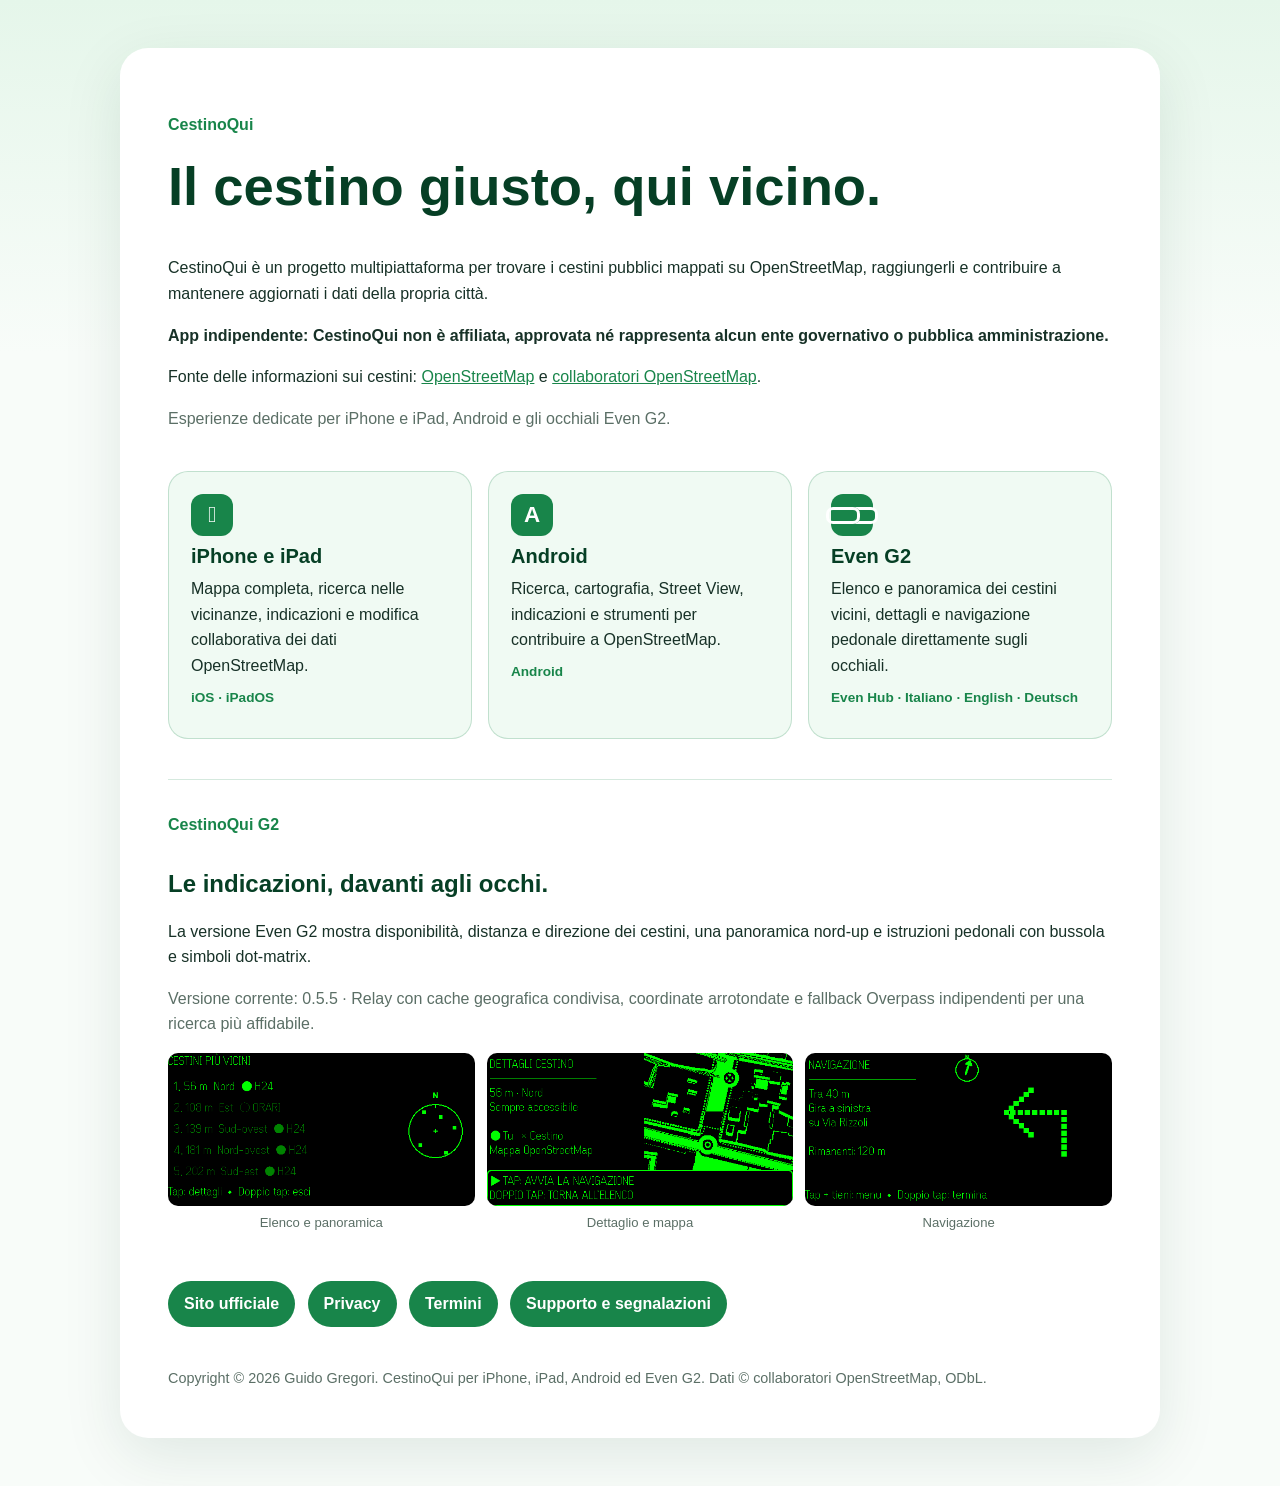
<file: index.html>
<!doctype html>
<html lang="it">
<head>
  <meta charset="utf-8">
  <meta name="viewport" content="width=device-width, initial-scale=1">
  <meta name="description" content="CestinoQui trova i cestini pubblici usando OpenStreetMap su iPhone, iPad, Android ed Even G2.">
  <title>CestinoQui</title>
  <link rel="stylesheet" href="styles.css">
</head>
<body>
  <main>
    <p class="eyebrow">CestinoQui</p>
    <h1>Il cestino giusto, qui vicino.</h1>
    <p>CestinoQui è un progetto multipiattaforma per trovare i cestini pubblici mappati su OpenStreetMap, raggiungerli e contribuire a mantenere aggiornati i dati della propria città.</p>
    <p><strong>App indipendente: CestinoQui non è affiliata, approvata né rappresenta alcun ente governativo o pubblica amministrazione.</strong></p>
    <p>Fonte delle informazioni sui cestini: <a href="https://www.openstreetmap.org/">OpenStreetMap</a> e <a href="https://www.openstreetmap.org/copyright">collaboratori OpenStreetMap</a>.</p>
    <p class="muted">Esperienze dedicate per iPhone e iPad, Android e gli occhiali Even G2.</p>

    <section class="platform-grid" aria-label="Piattaforme disponibili">
      <article class="platform-card">
        <span class="platform-icon" aria-hidden="true"></span>
        <h2>iPhone e iPad</h2>
        <p>Mappa completa, ricerca nelle vicinanze, indicazioni e modifica collaborativa dei dati OpenStreetMap.</p>
        <p class="tag">iOS · iPadOS</p>
      </article>
      <article class="platform-card">
        <span class="platform-icon" aria-hidden="true">A</span>
        <h2>Android</h2>
        <p>Ricerca, cartografia, Street View, indicazioni e strumenti per contribuire a OpenStreetMap.</p>
        <p class="tag">Android</p>
      </article>
      <article class="platform-card">
        <span class="platform-icon glasses" aria-hidden="true"></span>
        <h2>Even G2</h2>
        <p>Elenco e panoramica dei cestini vicini, dettagli e navigazione pedonale direttamente sugli occhiali.</p>
        <p class="tag">Even Hub · Italiano · English · Deutsch</p>
      </article>
    </section>

    <section class="g2-showcase">
      <div>
        <p class="eyebrow">CestinoQui G2</p>
        <h2>Le indicazioni, davanti agli occhi.</h2>
        <p>La versione Even G2 mostra disponibilità, distanza e direzione dei cestini, una panoramica nord-up e istruzioni pedonali con bussola e simboli dot-matrix.</p>
        <p class="muted">Versione corrente: 0.5.5 · Relay con cache geografica condivisa, coordinate arrotondate e fallback Overpass indipendenti per una ricerca più affidabile.</p>
      </div>
      <div class="screenshots">
        <figure><img src="assets/even-g2/list.png" alt="Elenco dei cestini e panoramica nord-up sugli Even G2"><figcaption>Elenco e panoramica</figcaption></figure>
        <figure><img src="assets/even-g2/detail.png" alt="Dettaglio di un cestino con mappa sugli Even G2"><figcaption>Dettaglio e mappa</figcaption></figure>
        <figure><img src="assets/even-g2/navigation.png" alt="Navigazione pedonale sugli Even G2"><figcaption>Navigazione</figcaption></figure>
      </div>
    </section>
    <p>
      <a class="button" href="https://www.cestinoqui.it/">Sito ufficiale</a>
      <a class="button" href="https://www.cestinoqui.it/privacy.html">Privacy</a>
      <a class="button" href="https://www.cestinoqui.it/terms.html">Termini</a>
      <a class="button" href="support.html">Supporto e segnalazioni</a>
    </p>
    <footer>Copyright © 2026 Guido Gregori. CestinoQui per iPhone, iPad, Android ed Even G2. Dati © collaboratori OpenStreetMap, ODbL.</footer>
  </main>
</body>
</html>
</file>
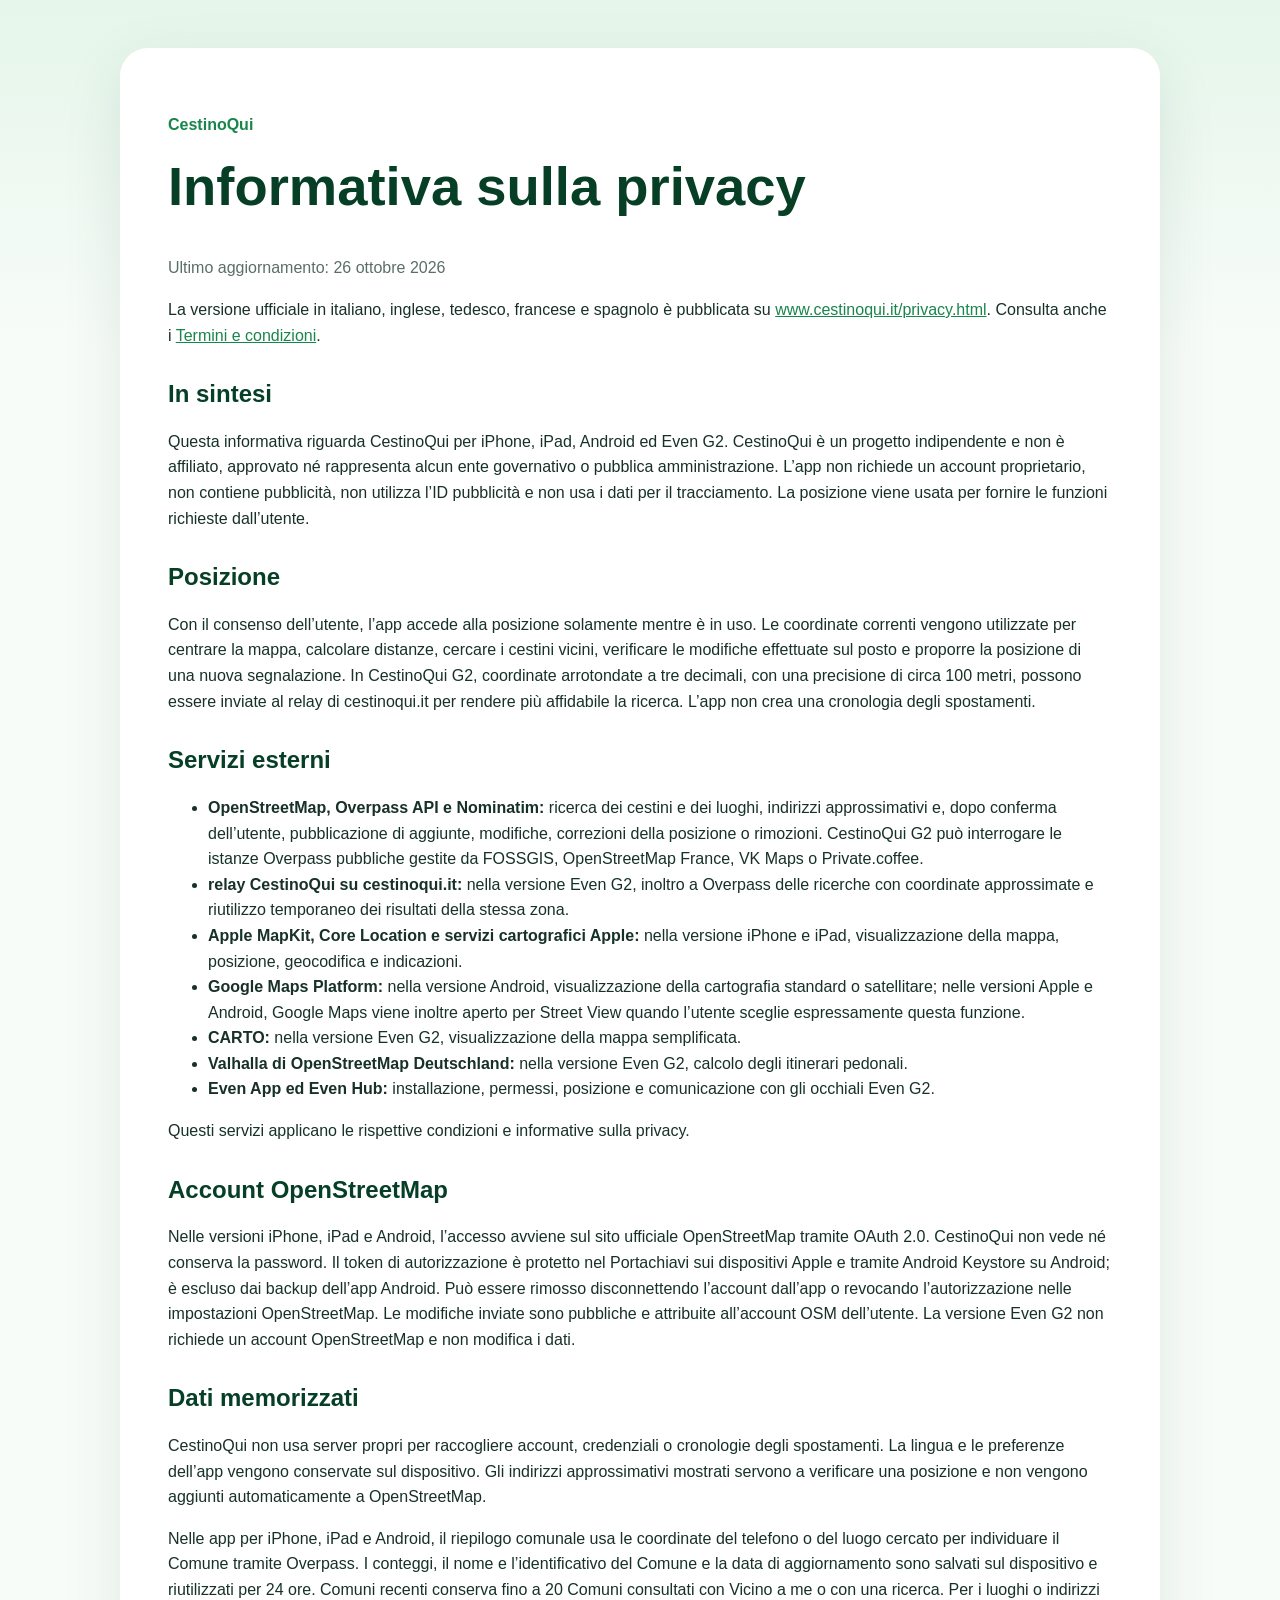
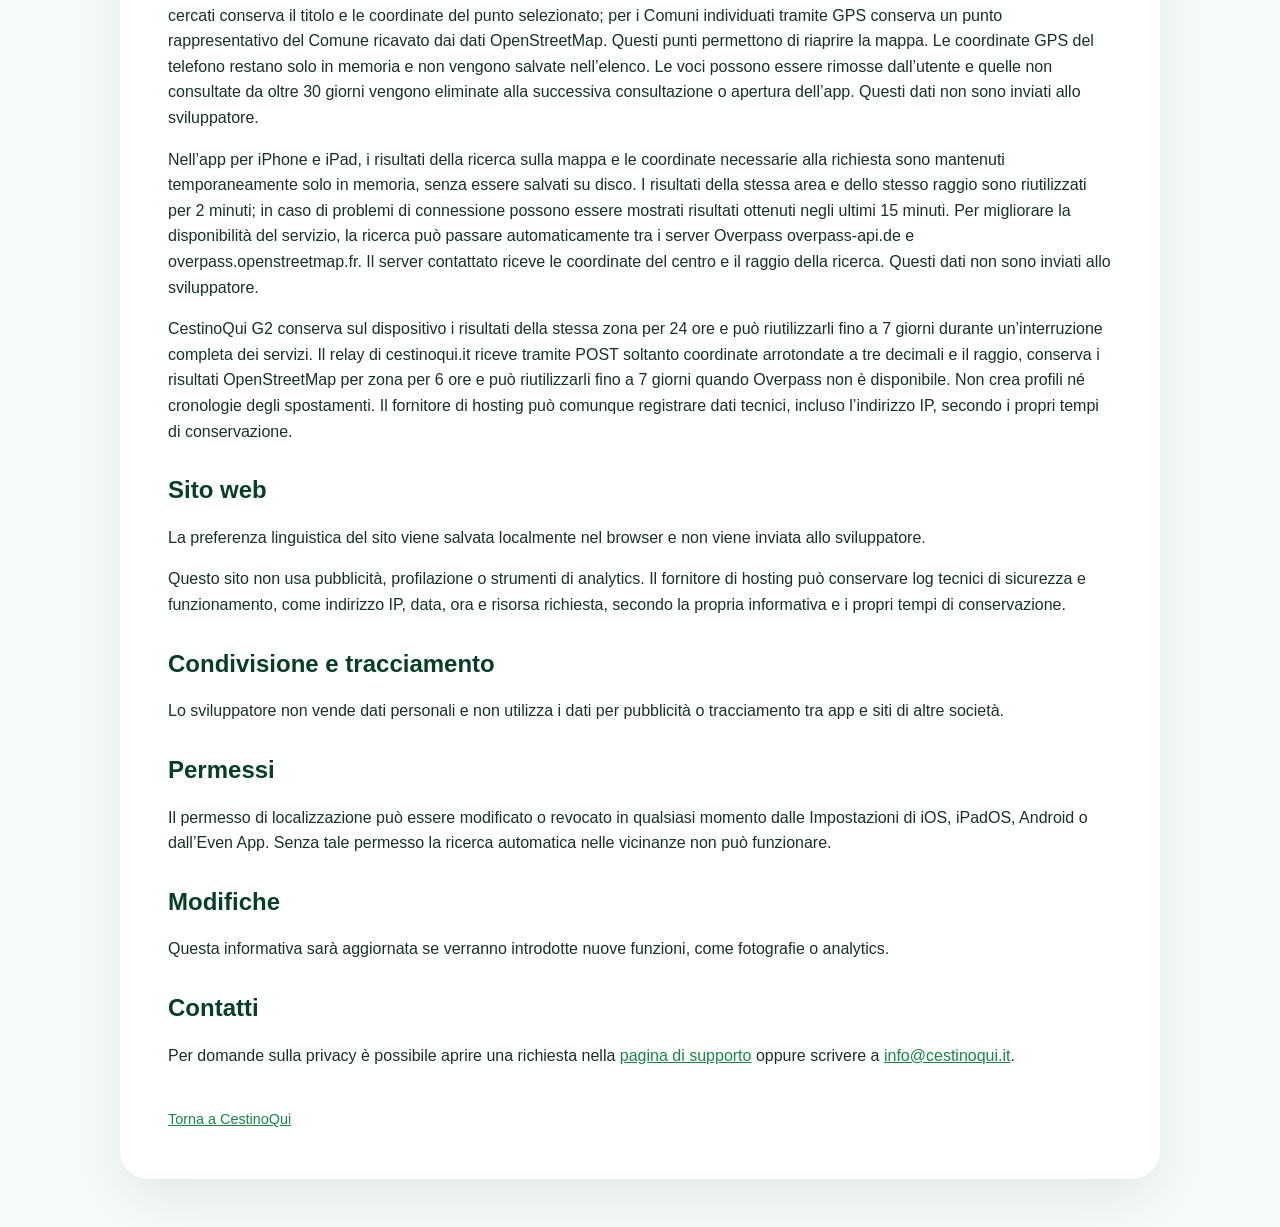
<file: privacy.html>
<!doctype html>
<html lang="it">
<head>
  <meta charset="utf-8">
  <meta name="viewport" content="width=device-width, initial-scale=1">
  <title>Privacy — CestinoQui</title>
  <link rel="stylesheet" href="styles.css">
</head>
<body>
  <main>
    <p class="eyebrow">CestinoQui</p>
    <h1>Informativa sulla privacy</h1>
    <p class="muted">Ultimo aggiornamento: 26 ottobre 2026</p>
    <p>La versione ufficiale in italiano, inglese, tedesco, francese e spagnolo è pubblicata su <a href="https://www.cestinoqui.it/privacy.html">www.cestinoqui.it/privacy.html</a>. Consulta anche i <a href="https://www.cestinoqui.it/terms.html">Termini e condizioni</a>.</p>

    <h2>In sintesi</h2>
    <p>Questa informativa riguarda CestinoQui per iPhone, iPad, Android ed Even G2. CestinoQui è un progetto indipendente e non è affiliato, approvato né rappresenta alcun ente governativo o pubblica amministrazione. L’app non richiede un account proprietario, non contiene pubblicità, non utilizza l’ID pubblicità e non usa i dati per il tracciamento. La posizione viene usata per fornire le funzioni richieste dall’utente.</p>

    <h2>Posizione</h2>
    <p>Con il consenso dell’utente, l’app accede alla posizione solamente mentre è in uso. Le coordinate correnti vengono utilizzate per centrare la mappa, calcolare distanze, cercare i cestini vicini, verificare le modifiche effettuate sul posto e proporre la posizione di una nuova segnalazione. In CestinoQui G2, coordinate arrotondate a tre decimali, con una precisione di circa 100 metri, possono essere inviate al relay di cestinoqui.it per rendere più affidabile la ricerca. L’app non crea una cronologia degli spostamenti.</p>

    <h2>Servizi esterni</h2>
    <ul>
      <li><strong>OpenStreetMap, Overpass API e Nominatim:</strong> ricerca dei cestini e dei luoghi, indirizzi approssimativi e, dopo conferma dell’utente, pubblicazione di aggiunte, modifiche, correzioni della posizione o rimozioni. CestinoQui G2 può interrogare le istanze Overpass pubbliche gestite da FOSSGIS, OpenStreetMap France, VK Maps o Private.coffee.</li>
      <li><strong>relay CestinoQui su cestinoqui.it:</strong> nella versione Even G2, inoltro a Overpass delle ricerche con coordinate approssimate e riutilizzo temporaneo dei risultati della stessa zona.</li>
      <li><strong>Apple MapKit, Core Location e servizi cartografici Apple:</strong> nella versione iPhone e iPad, visualizzazione della mappa, posizione, geocodifica e indicazioni.</li>
      <li><strong>Google Maps Platform:</strong> nella versione Android, visualizzazione della cartografia standard o satellitare; nelle versioni Apple e Android, Google Maps viene inoltre aperto per Street View quando l’utente sceglie espressamente questa funzione.</li>
      <li><strong>CARTO:</strong> nella versione Even G2, visualizzazione della mappa semplificata.</li>
      <li><strong>Valhalla di OpenStreetMap Deutschland:</strong> nella versione Even G2, calcolo degli itinerari pedonali.</li>
      <li><strong>Even App ed Even Hub:</strong> installazione, permessi, posizione e comunicazione con gli occhiali Even G2.</li>
    </ul>
    <p>Questi servizi applicano le rispettive condizioni e informative sulla privacy.</p>

    <h2>Account OpenStreetMap</h2>
    <p>Nelle versioni iPhone, iPad e Android, l’accesso avviene sul sito ufficiale OpenStreetMap tramite OAuth 2.0. CestinoQui non vede né conserva la password. Il token di autorizzazione è protetto nel Portachiavi sui dispositivi Apple e tramite Android Keystore su Android; è escluso dai backup dell’app Android. Può essere rimosso disconnettendo l’account dall’app o revocando l’autorizzazione nelle impostazioni OpenStreetMap. Le modifiche inviate sono pubbliche e attribuite all’account OSM dell’utente. La versione Even G2 non richiede un account OpenStreetMap e non modifica i dati.</p>

    <h2>Dati memorizzati</h2>
    <p>CestinoQui non usa server propri per raccogliere account, credenziali o cronologie degli spostamenti. La lingua e le preferenze dell’app vengono conservate sul dispositivo. Gli indirizzi approssimativi mostrati servono a verificare una posizione e non vengono aggiunti automaticamente a OpenStreetMap.</p>
    <p>Nelle app per iPhone, iPad e Android, il riepilogo comunale usa le coordinate del telefono o del luogo cercato per individuare il Comune tramite Overpass. I conteggi, il nome e l’identificativo del Comune e la data di aggiornamento sono salvati sul dispositivo e riutilizzati per 24 ore. Comuni recenti conserva fino a 20 Comuni consultati con Vicino a me o con una ricerca. Per i luoghi o indirizzi cercati conserva il titolo e le coordinate del punto selezionato; per i Comuni individuati tramite GPS conserva un punto rappresentativo del Comune ricavato dai dati OpenStreetMap. Questi punti permettono di riaprire la mappa. Le coordinate GPS del telefono restano solo in memoria e non vengono salvate nell’elenco. Le voci possono essere rimosse dall’utente e quelle non consultate da oltre 30 giorni vengono eliminate alla successiva consultazione o apertura dell’app. Questi dati non sono inviati allo sviluppatore.</p>
    <p>Nell’app per iPhone e iPad, i risultati della ricerca sulla mappa e le coordinate necessarie alla richiesta sono mantenuti temporaneamente solo in memoria, senza essere salvati su disco. I risultati della stessa area e dello stesso raggio sono riutilizzati per 2 minuti; in caso di problemi di connessione possono essere mostrati risultati ottenuti negli ultimi 15 minuti. Per migliorare la disponibilità del servizio, la ricerca può passare automaticamente tra i server Overpass overpass-api.de e overpass.openstreetmap.fr. Il server contattato riceve le coordinate del centro e il raggio della ricerca. Questi dati non sono inviati allo sviluppatore.</p>
    <p>CestinoQui G2 conserva sul dispositivo i risultati della stessa zona per 24 ore e può riutilizzarli fino a 7 giorni durante un’interruzione completa dei servizi. Il relay di cestinoqui.it riceve tramite POST soltanto coordinate arrotondate a tre decimali e il raggio, conserva i risultati OpenStreetMap per zona per 6 ore e può riutilizzarli fino a 7 giorni quando Overpass non è disponibile. Non crea profili né cronologie degli spostamenti. Il fornitore di hosting può comunque registrare dati tecnici, incluso l’indirizzo IP, secondo i propri tempi di conservazione.</p>

    <h2>Sito web</h2>
    <p>La preferenza linguistica del sito viene salvata localmente nel browser e non viene inviata allo sviluppatore.</p>
    <p>Questo sito non usa pubblicità, profilazione o strumenti di analytics. Il fornitore di hosting può conservare log tecnici di sicurezza e funzionamento, come indirizzo IP, data, ora e risorsa richiesta, secondo la propria informativa e i propri tempi di conservazione.</p>

    <h2>Condivisione e tracciamento</h2>
    <p>Lo sviluppatore non vende dati personali e non utilizza i dati per pubblicità o tracciamento tra app e siti di altre società.</p>

    <h2>Permessi</h2>
    <p>Il permesso di localizzazione può essere modificato o revocato in qualsiasi momento dalle Impostazioni di iOS, iPadOS, Android o dall’Even App. Senza tale permesso la ricerca automatica nelle vicinanze non può funzionare.</p>

    <h2>Modifiche</h2>
    <p>Questa informativa sarà aggiornata se verranno introdotte nuove funzioni, come fotografie o analytics.</p>

    <h2>Contatti</h2>
    <p>Per domande sulla privacy è possibile aprire una richiesta nella <a href="support.html">pagina di supporto</a> oppure scrivere a <a href="mailto:info@cestinoqui.it">info@cestinoqui.it</a>.</p>

    <footer><a href="index.html">Torna a CestinoQui</a></footer>
  </main>
</body>
</html>
</file>
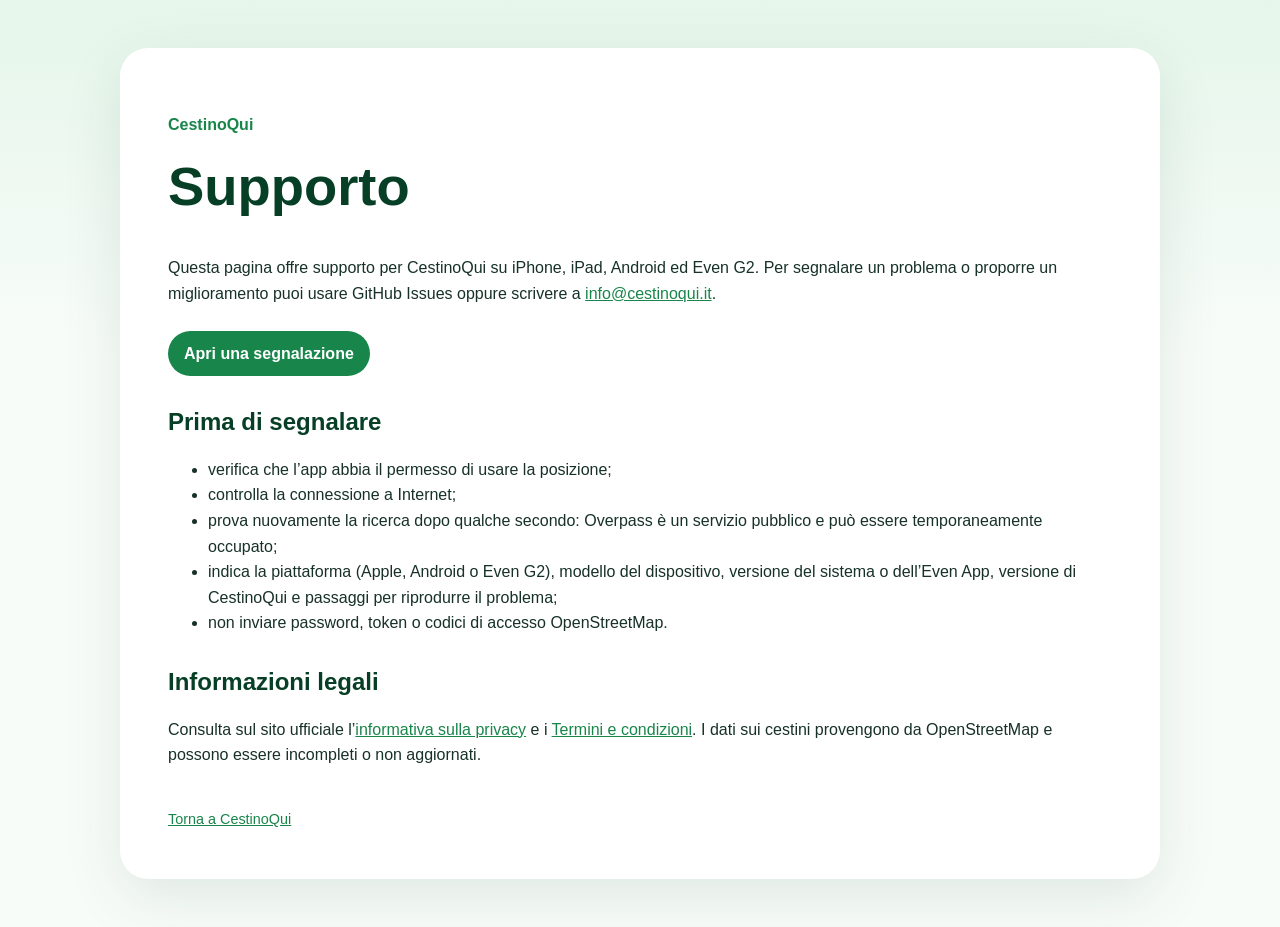
<file: support.html>
<!doctype html>
<html lang="it">
<head>
  <meta charset="utf-8">
  <meta name="viewport" content="width=device-width, initial-scale=1">
  <title>Supporto — CestinoQui</title>
  <link rel="stylesheet" href="styles.css">
</head>
<body>
  <main>
    <p class="eyebrow">CestinoQui</p>
    <h1>Supporto</h1>
    <p>Questa pagina offre supporto per CestinoQui su iPhone, iPad, Android ed Even G2. Per segnalare un problema o proporre un miglioramento puoi usare GitHub Issues oppure scrivere a <a href="mailto:info@cestinoqui.it">info@cestinoqui.it</a>.</p>
    <p><a class="button" href="https://github.com/guidogregori/CestinoQui-Pages/issues/new">Apri una segnalazione</a></p>

    <h2>Prima di segnalare</h2>
    <ul>
      <li>verifica che l’app abbia il permesso di usare la posizione;</li>
      <li>controlla la connessione a Internet;</li>
      <li>prova nuovamente la ricerca dopo qualche secondo: Overpass è un servizio pubblico e può essere temporaneamente occupato;</li>
      <li>indica la piattaforma (Apple, Android o Even G2), modello del dispositivo, versione del sistema o dell’Even App, versione di CestinoQui e passaggi per riprodurre il problema;</li>
      <li>non inviare password, token o codici di accesso OpenStreetMap.</li>
    </ul>

    <h2>Informazioni legali</h2>
    <p>Consulta sul sito ufficiale l’<a href="https://www.cestinoqui.it/privacy.html">informativa sulla privacy</a> e i <a href="https://www.cestinoqui.it/terms.html">Termini e condizioni</a>. I dati sui cestini provengono da OpenStreetMap e possono essere incompleti o non aggiornati.</p>

    <footer><a href="index.html">Torna a CestinoQui</a></footer>
  </main>
</body>
</html>
</file>
<file: styles.css>
:root {
  color-scheme: light dark;
  --green: #18854a;
  --deep: #063f25;
  --soft: #e5f6ea;
  --paper: #ffffff;
  --ink: #173127;
  --muted: #5b6f66;
}

* { box-sizing: border-box; }

body {
  margin: 0;
  font-family: -apple-system, BlinkMacSystemFont, "Segoe UI", sans-serif;
  line-height: 1.6;
  color: var(--ink);
  background: linear-gradient(180deg, var(--soft), #f8fcf9 22rem);
}

main {
  width: min(1040px, calc(100% - 32px));
  margin: 48px auto;
  padding: clamp(24px, 5vw, 48px);
  background: var(--paper);
  border-radius: 28px;
  box-shadow: 0 18px 60px rgba(6, 63, 37, .10);
}

h1, h2 { color: var(--deep); line-height: 1.2; }
h1 { font-size: clamp(2rem, 8vw, 3.4rem); margin-top: 0; }
h2 { margin-top: 2rem; }
a { color: var(--green); }
.eyebrow { color: var(--green); font-weight: 700; }
.muted { color: var(--muted); }
.button {
  display: inline-block;
  margin: 8px 8px 0 0;
  padding: 10px 16px;
  border-radius: 999px;
  color: white;
  background: var(--green);
  text-decoration: none;
  font-weight: 700;
}
.platform-grid {
  display: grid;
  grid-template-columns: repeat(3, 1fr);
  gap: 16px;
  margin: 2.5rem 0;
}
.platform-card {
  padding: 22px;
  border: 1px solid color-mix(in srgb, var(--green) 22%, transparent);
  border-radius: 20px;
  background: color-mix(in srgb, var(--soft) 56%, var(--paper));
}
.platform-card h2 { margin: .5rem 0; font-size: 1.25rem; }
.platform-card p { margin: .5rem 0; }
.platform-icon {
  display: grid;
  place-items: center;
  width: 42px;
  height: 42px;
  border-radius: 12px;
  color: white;
  background: var(--green);
  font-size: 1.4rem;
  font-weight: 800;
}
.platform-icon.glasses::before {
  content: "";
  width: 28px;
  height: 11px;
  border: 3px solid white;
  border-radius: 7px;
  box-shadow: 18px 0 0 -3px var(--green), 18px 0 0 0 white;
  transform: translateX(-9px);
}
.tag { color: var(--green); font-size: .85rem; font-weight: 700; }
.g2-showcase {
  margin: 2.5rem 0;
  padding-top: 1rem;
  border-top: 1px solid color-mix(in srgb, var(--green) 18%, transparent);
}
.screenshots {
  display: grid;
  grid-template-columns: repeat(3, 1fr);
  gap: 12px;
}
figure { margin: 0; }
figure img {
  display: block;
  width: 100%;
  border-radius: 10px;
  background: #000;
}
figcaption { margin-top: 6px; color: var(--muted); font-size: .82rem; text-align: center; }
footer { margin-top: 2.5rem; color: var(--muted); font-size: .9rem; }

@media (max-width: 760px) {
  .platform-grid, .screenshots { grid-template-columns: 1fr; }
}

@media (prefers-color-scheme: dark) {
  :root { --paper: #10241b; --ink: #e8f5ed; --deep: #baf0ca; --muted: #a3b8ad; --soft: #123a26; }
  body { background: #081710; }
}
</file>
